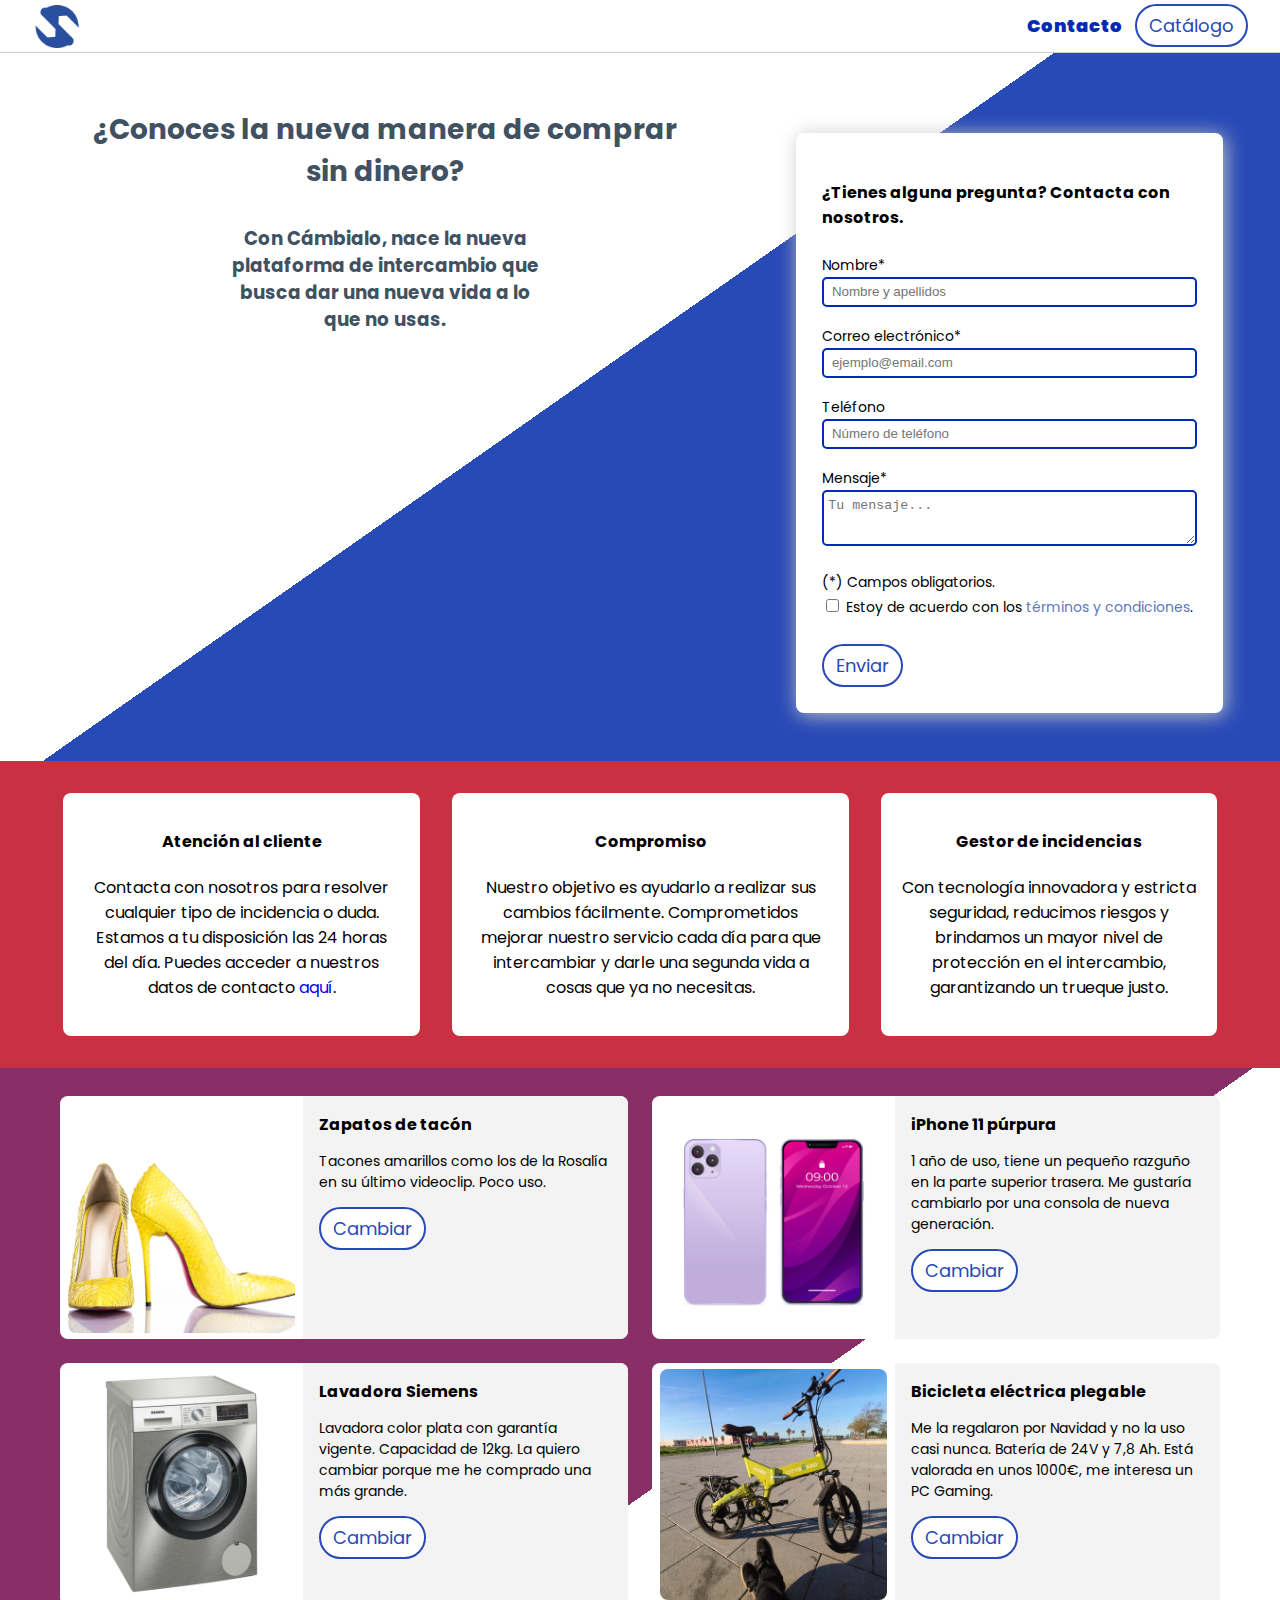
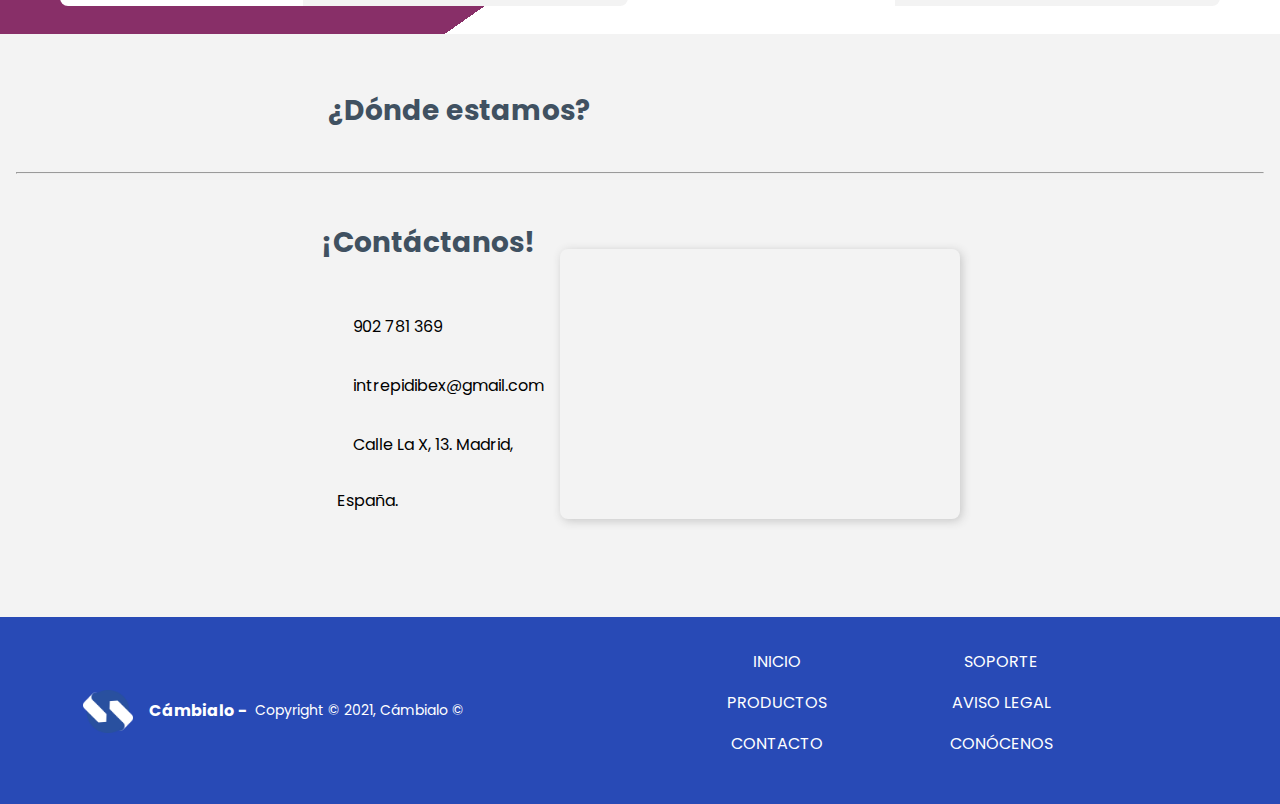
<file: index.html>
<!DOCTYPE html>
<html lang="es">

<head>
    <meta charset="UTF-8" />
    <meta http-equiv="X-UA-Compatible" content="IE=edge" />
    <meta name="viewport" content="width=device-width, initial-scale=1.0" />
    <title>Cámbialo</title>
    <link rel="stylesheet" href="index.css" />
    <link rel="stylesheet" href="https://use.fontawesome.com/releases/v5.8.1/css/all.css" integrity="sha384-50oBUHEmvpQ+1lW4y57PTFmhCaXp0ML5d60M1M7uH2+nqUivzIebhndOJK28anvf" crossorigin="anonymous" />
    <link rel="shortcut icon" href="./assets/logotipo-icon.ico">

    <script type=" module " src="./index.js "></script>
</head>

<body>
    <!-- Cabecera -->

    <header class="header-container ">
        <div>
            <img class="logo " src="assets/logotipo-500.png " alt="Logotipo " />
        </div>

        <nav class="flex " id="navbar ">
            <a class="contact-link " href="#contact-container ">Contacto</a>
            <button class="btn "><a href="https://las-cabras-intrepidas.github.io/app.cambialo/index.html">Catálogo</a></button>
        </nav>
    </header>

    <section class="hero-section ">
        <div class="hero-text ">
            <h1 class="hero-title ">
                ¿Conoces la nueva manera de comprar sin dinero?
            </h1>
            <div class="flex ">
                <div class="white-space "></div>
                <h2 class="hero-subtitle ">
                    Con Cámbialo, nace la nueva plataforma de intercambio que busca dar una nueva vida a lo que no usas.
                </h2>
            </div>
        </div>
        <form id="form " class="form-container ">

            <h4>
                ¿Tienes alguna pregunta? Contacta con nosotros.
            </h4>

            <div class="name-field ">
                <label class="label ">Nombre*</label>
                <div class="control ">
                    <input class="input " type="text " placeholder=" Nombre y apellidos " />
                </div>
            </div>

            <div class="email-field ">
                <label class="label ">Correo electrónico*</label>
                <div class="control ">
                    <input class="input " type="email " placeholder=" ejemplo@email.com " />
                </div>
            </div>

            <div class="email-field ">
                <label class="label ">Teléfono</label>
                <div class="control ">
                    <input class="input " type="tel " placeholder=" Número de teléfono " />
                </div>
            </div>

            <div class="message-field ">
                <label class="label ">Mensaje*</label>
                <div class="control ">
                    <textarea class="input textarea " placeholder="Tu mensaje... "></textarea>
                </div>
            </div>

            <div class="requiredCamps-field ">
                <div class="control ">
                    <label class=" ">
                      (*) Campos obligatorios.
                    </label>
                </div>
            </div>

            <div class="terms-field ">
                <div class="control ">
                    <label class=" ">
                      <input id="checkTerms" type="checkbox" required> Estoy de acuerdo con los <a class="conditions-link " href="./terms-conditions.html" target="_blank">términos y condiciones</a>.
                    </label>
                </div>
            </div>

            <div class="field ">
                <div class="control ">
                    <button class="btn " onclick="location.reload() ">
                      <a href="# ">Enviar</a>
                    </button>
                </div>
            </div>
        </form>
    </section>

    <section class="info-contenedor " id="info-contenedor">

        <div class="card-container ">

            <div class="card-value ">
                <h4 class="card-title ">Atención al cliente</h4>
                <p class="card-text ">
                    Contacta con nosotros para resolver cualquier tipo de incidencia o duda. Estamos a tu disposición las 24 horas del día. Puedes acceder a nuestros datos de contacto <a href="https://las-cabras-intrepidas.github.io/app.cambialo/contact.html" target="_blank">aquí</a>.
                </p>
            </div>

            <div class="card-value ">
                <h4 class="card-title ">Compromiso</h4>
                <p class="card-text ">
                    Nuestro objetivo es ayudarlo a realizar sus cambios fácilmente. Comprometidos mejorar nuestro servicio cada día para que intercambiar y darle una segunda vida a cosas que ya no necesitas.
                </p>
            </div>

            <div class="card-value ">
                <h4 class="card-title ">Gestor de incidencias</h4>
                <p class="card-text ">
                    Con tecnología innovadora y estricta seguridad, reducimos riesgos y brindamos un mayor nivel de protección en el intercambio, garantizando un trueque justo.
                </p>
            </div>

        </div>
    </section>

    <section id="products " class="product-section ">
        <div class="product-container ">

            <div class="card-product flex ">
                <img class="product-img " src="assets/zapatos-500.jpg " alt="zapatos de tacón amarillos " />
                <div class="product-description ">
                    <h3 class="product-title ">Zapatos de tacón</h3>
                    <p class="product-text ">
                        Tacones amarillos como los de la Rosalía en su último videoclip. Poco uso.
                    </p>
                    <button class="btn "><a href="https://las-cabras-intrepidas.github.io/app.cambialo/product.html">Cambiar</a></button>
                </div>
            </div>

            <div class="card-product flex ">
                <img class="product-img " src="assets/iphone-500.jpg " alt="iPhone 11 púrpura " />
                <div class="product-description ">
                    <h3 class="product-title ">iPhone 11 púrpura</h3>
                    <p class="product-text ">
                        1 año de uso, tiene un pequeño razguño en la parte superior trasera. Me gustaría cambiarlo por una consola de nueva generación.
                    </p>
                    <button class="btn "><a href="https://las-cabras-intrepidas.github.io/app.cambialo/product.html">Cambiar</a></button>
                </div>
            </div>

            <div class="card-product flex ">
                <img class="product-img " src="assets/lavadora1x1.jpg " alt="lavadora " />
                <div class="product-description ">
                    <h3 class="product-title ">Lavadora Siemens</h3>
                    <p class="product-text ">
                        Lavadora color plata con garantía vigente. Capacidad de 12kg. La quiero cambiar porque me he comprado una más grande.
                    </p>
                    <button class="btn "><a href="https://las-cabras-intrepidas.github.io/app.cambialo/product.html">Cambiar</a></button>
                </div>
            </div>

            <div class="card-product flex ">
                <img class="product-img " src="assets/bici1x1.jpg " alt="bicicleta eléctrica amarilla " />
                <div class="product-description ">
                    <h3 class="product-title ">Bicicleta eléctrica plegable</h3>
                    <p class="product-text ">
                        Me la regalaron por Navidad y no la uso casi nunca. Batería de 24V y 7,8 Ah. Está valorada en unos 1000€, me interesa un PC Gaming.
                    </p>
                    <button class="btn "><a href="https://las-cabras-intrepidas.github.io/app.cambialo/product.html">Cambiar</a></button>
                </div>
            </div>

        </div>
    </section>

    <section class="social-container ">
        <div class="rrss-container ">
            <h3 class="title-contact ">¿Dónde estamos?</h3>
            <div class="icon-container ">
                <a href="https://www.facebook.com/Cambialocom-111304798084313/" target="_blank"><i class="rrss-icon fab fa-facebook-square "></i></a>
                <a href="https://www.instagram.com/cambialo_es/" target="_blank"><i class="rrss-icon fab fa-instagram "></i></a>
                <a href="https://twitter.com/CambialoES" target="_blank"><i class="rrss-icon fab fa-twitter-square "></i></a>
            </div>
        </div>
        <hr />
        <div class="contact-container" id="contact-container">
            <div class="info-contact">
                <h3 class="title-contact">¡Contáctanos!</h3>
                <ul class="list-contact">
                    <li><i class="contact-icon fas fa-phone"></i> 902 781 369</li>
                    <li>
                        <i class="contact-icon fas fa-envelope"></i> intrepidibex@gmail.com
                    </li>
                    <li>
                        <i class="contact-icon fas fa-arrow-right"></i> Calle La X, 13. Madrid, España.
                    </li>
                </ul>
            </div>

            <div class="map-container">
                <iframe class="map" src="https://www.google.com/maps/embed?pb=!1m18!1m12!1m3!1d224494.30680203543!2d-16.42607446700346!3d28.457749010572844!2m3!1f0!2f0!3f0!3m2!1i1024!2i768!4f13.1!3m3!1m2!1s0xc41cceccc254171%3A0x43111473d277e52e!2sSanta%20Cruz%20de%20Tenerife!5e0!3m2!1ses!2ses!4v1638901557498!5m2!1ses!2ses"
                    style="border: 0" allowfullscreen="" loading="lazy">
                </iframe>
            </div>
        </div>
    </section>

    <footer class="footer-container ">
        <div class="link-container ">

            <div class="desktop-bg ">
                <ul class="footer-list ">
                    <li class="footer-link ">
                        <a href="mailto:info@cambialo.es">SOPORTE</a>
                    </li>
                    <li class="footer-link ">
                        <a class="conditions-link " href="./terms-conditions.html" target="_blank">AVISO LEGAL</a>
                    </li>
                    <li class="footer-link ">
                        <a href="#info-contenedor ">CONÓCENOS</a>
                    </li>
                </ul>
            </div>

            <div class="desktop-bg ">
                <ul class="footer-list ">
                    <li class="footer-link ">
                        <a href="">INICIO</a>
                    </li>
                    <li class="footer-link ">
                        <a href="https://las-cabras-intrepidas.github.io/app.cambialo/product.html">PRODUCTOS</a>
                    </li>
                    <li class="footer-link ">
                        <a href="https://las-cabras-intrepidas.github.io/app.cambialo/contact.html">CONTACTO</a>
                    </li>
                </ul>
            </div>

        </div>

        <div class="footer-flex ">
            <a href="# ">
                <img class="logo " src="assets/logotipo-500.png " alt=" " />
            </a>
            <h4 class="footer-title ">Cámbialo - </h4>
            <p class="footer-rights ">Copyright © 2021, Cámbialo ©</p>
        </div>
    </footer>
</body>

</html>
</file>
<file: index.css>
/* stylelint-disable indentation */

/* Estilos generales */
@import url("https://fonts.googleapis.com/css2?family=Poppins:ital,wght@0,100;0,200;0,300;0,400;0,500;0,600;0,700;0,800;0,900;1,100;1,200;1,300;1,400;1,500;1,600;1,700;1,800;1,900&display=swap");

:root {
  --main-color: #012bb3;
  --secondary-color: #c93042;
  --terciary-color: #882f68;
  --cute-color: #6277bb;
  --placeholder-gray: #ccc;
  --subtitle-color: #405161;
  --action-color: #284ab6;
  --title-font: "Poppins", sans-serif;
  --text-font: "Poppins", sans-serif;
}

/* @define-mixin flex-center $justify: center, $align: center {
  display: flex;
  justify-content: $justify;
  align-items: $align;
} */

body {
  margin: 0;
  padding: 0;
}

a {
  text-decoration: none;
}

/* Estilos especificos */

.header-container {
  display: flex;
  align-items: center;
  justify-content: space-between;
  margin: 0 auto;
  width: 95%;
}

.logo {
  max-width: 50px;
  margin-top: 5px;
}

.flex {
  display: flex;
}

.contact-link {
  font-family: var(--text-font);
  font-size: 1.125rem;
  color: var(--main-color);
  align-self: center;
  font-weight: 900;
  transition: all 200ms;
  margin-right: 0.75rem;
}

.contact-link:hover {
  border-bottom: 2px solid var(--subtitle-color);
}

.btn {
  font-size: 1.125rem;
  font-family: var(--text-font);
  border: 2px solid var(--action-color);
  background-color: #fff;
  padding: 6px 12px;
  border-radius: 32px;
  transition: all 200ms;
}

form .btn {
  margin-top: 1rem;
}

.btn:hover {
  background-color: var(--action-color);
}

.btn a {
  color: var(--action-color);
}

.btn a:hover {
  color: #fff;
}

.hero-section {
  border-top: 1px solid var(--placeholder-gray);
  padding: 1rem;
  background: linear-gradient(
    145deg,
    #fff 46%,
    var(--action-color) 46% 47%,
    #fff 47% 100%
  );
}

.hero-text {
  margin: 1rem;
  margin-bottom: 2rem;
  color: var(--subtitle-color);
  text-align: center;
}

.hero-title {
  font-family: var(--title-font);
  font-size: 1.75rem;
  margin: 0;
}

.hero-subtitle {
  margin-top: 2rem;
  font-family: var(--text-font);
  font-size: 1.15rem;
}

.form-container {
  border: 2px solid #fff;
  /* stylelint-disable-next-line color-function-notation */
  box-shadow: 2px 2px 20px #c7c7c7;
  border-radius: 8px;
  padding: 1.5rem;
  font-family: var(--text-font);
  background-color: #fff;
}

label {
  font-size: 14px;
}

input,
textarea {
  margin-bottom: 1rem;
  box-sizing: border-box;
}

.input {
  border-radius: 5px;
  border: 2px solid var(--main-color);
  line-height: 1.5rem;
  padding-left: 4px;
  width: 100%;
}

.conditions-link {
  color: var(--cute-color);
}

.info-contenedor {
  background-color: var(--secondary-color);
  padding: 1rem;
}

.card-container {
  width: 95%;
  margin: 0 auto;
}

.card-value {
  margin: 1rem;
  background-color: #fff;
  border-radius: 8px;
  padding: 1.25rem;
  text-align: center;
}

.card-title {
  font-family: var(--title-font);
  font-weight: bold;
  margin-top: 1rem;
}

.card-text {
  font-family: var(--text-font);
}

.product-section {
  background: linear-gradient(145deg, var(--terciary-color) 60%, #fff 60% 100%);
}

.product-container {

  display: flex;
  width: 95%;
  padding: 1rem;
  box-sizing: border-box;
  margin: 0 auto;
}

.card-product {
  border-radius: 8px;
  background-color: #fff;
  margin-top: 1rem;
}

/* .card-product + .card-product {
  margin-left: 2rem;
} */

.product-img {
  width: 30%;
  height: 35%;
  align-self: center;
  border-radius: 8px;
  margin: 8px;
}

/* .product-row {
  justify-content: center;
  align-items: center;
} */

/* .card-product + .card-product {
  margin-top: 2rem;
} */

.product-description {
  padding: 1rem;
  font-family: var(--text-font);
  background-color: #f3f3f3;
  border-radius: 0 8px 8px 0;
}

.product-title {
  font-family: var(--title-font);
  margin: 0;
  font-size: 1em;
}

.product-text {
  font-size: 14px;
}

/* seccion donde encontrarnos */

.social-container {
  background-color: #f3f3f3;
  padding: 1rem;
}

.rrss-container {
  margin: 1rem;
  margin-bottom: 2rem;
}

.title-contact {
  font-family: var(--title-font);
  color: var(--subtitle-color);
  font-size: 1.75rem;
  text-align: center;
  margin: 1rem;
}

.icon-container {
  margin: 0 auto;
  display: flex;
  width: 70%;
  justify-content: space-around;
}

.rrss-icon {
  font-size: 2.5rem;
  color: var(--main-color);
}

.contact-container {
  padding-bottom: 1rem;
  justify-content: space-evenly;
  margin: 1rem;
}

.contact-icon {
  color: var(--action-color);
  font-size: 1.5rem;
  margin-right: 1rem;
}

.list-contact {
  list-style: none;
  line-height: 3.5rem;
  font-family: var(--text-font);
  font-size: 1rem;
  padding: 1rem;
}

.map-container {
  display: flex;
  justify-content: center;
  align-items: center;
}

.map {
  border: 1px solid var(--placeholder-gray);
  border-radius: 8px;
  height: 30vh;
  box-shadow: 2px 2px 10px #c7c7c7;
}

footer {
  padding: 1rem;
}

.footer-container {
  background-color: var(--action-color);
}

.link-container {
  background-color: var(--action-color);
  border-radius: 8px;
  padding: 1rem;
  width: 70%;
  margin: 0 auto;
}

.footer-flex {
  display: flex;
  justify-content: center;
  align-items: center;
}

.footer-flex a {
  padding-left: 1rem;
}

.footer-title {
  color: #fff;
  font-family: var(--title-font);
  margin-left: 1rem;
}

.footer-rights {
  font-family: var(--text-font);
  color: #fff;
  margin-left: 0.5rem;
  text-align: center;
  font-size: 14px;
}

.footer-list {
  list-style: none;
  text-align: center;
  font-family: var(--text-font);
  margin: 0;
  padding: 0;
}

.footer-link {
  margin-bottom: 0.5rem;
}

.footer-link a {
  color: #fff;
}

hr {
  display: none;
}

// Media query

@media (min-width: 550px) {
  .form-container {
    width: 70%;
    margin: 0 auto;
  }

  .list-contact {
    text-align: center;
  }
}

@media (min-width: 700px) {
  .hero-section {
    background: linear-gradient(145deg, #fff 46%, var(--action-color) 46% 100%);
  }

  .hero-subtitle {
    width: 50%;
    margin: 0 auto;
    margin-top: 1rem;
  }

  .form-container {
    width: 50%;
    margin: 0 auto;
  }

  .contact-container {
    display: flex;
  }

  .link-container {
    width: 30%;
  }
}

@media (min-width: 900px) {
  .hero-section {
    display: flex;
    justify-content: space-around;
  }

  .hero-text {
    margin-top: 2.5rem;
    width: 50%;
  }

  .hero-subtitle {
    margin-top: 2rem;
  }

  .form-container {
    width: 30%;
    margin: 4rem 0 2rem;
  }

  .card-container {
    display: flex;
  }

  .product-container {
    display: grid;
    grid-template-columns: 1fr 1fr;
    grid-template-rows: 1fr 1fr;
  }

  .card-product {
    margin: 0.75rem;
  }

  .product-img {
    height: 95%;
    width: 40%;
  }

  .rrss-container {
    display: flex;
    align-items: center;
  }

  .title-contact {
    width: 60%;
    text-align: left;
    margin-left: 0;
  }

  hr {
    display: block;
    margin-bottom: 2rem;
  }

  .list-contact {
    text-align: left;
  }

  .rrss-container,
  .contact-container {
    width: 80%;
    margin: 0 auto;
    justify-content: space-between;
  }

  .map {
    width: 400px;
  }

  .link-container {
    display: flex;
    width: 70%;
    background: none;
    justify-content: space-around;
  }

  .footer-container {
    align-items: center;
    display: flex;
    flex-direction: row-reverse;
  }

  .footer-flex {
    flex-wrap: wrap;
  }

  .footer-link {
    margin-bottom: 1rem;
  }
}

@media (min-width: 1150px) {
  .rrss-container,
  .contact-container {
    width: 50%;
    margin: 1.5rem auto;
    justify-content: space-between;
  }

  .contact-container {
    justify-content: center;
  }

  .link-container {
    width: 50%;
  }

  .footer-container {
    display: grid;
    grid-template-columns: 40% 60%;
    grid-template-rows: 1fr;
  }

  .footer-container div:nth-of-type(1) {
    order: 2;
  }

  .footer-container div:nth-of-type(2) {
    order: 1;
  }

  .link-container {
    display: flex;
    width: 60%;
    background: none;
    justify-content: space-around;
  }
  .footer-flex {
    flex-wrap: wrap;
  }

  .footer-link {
    margin-bottom: 1rem;
  }
}
@media (max-width: 580px) {
  .product-container  {
    display: flex;
    flex-direction: column;
  }

}

@media (min-width: 580px) and (max-width: 1030px) {
  .product-container {
    display: flex;
    flex-direction: column;
  }
}
</file>
